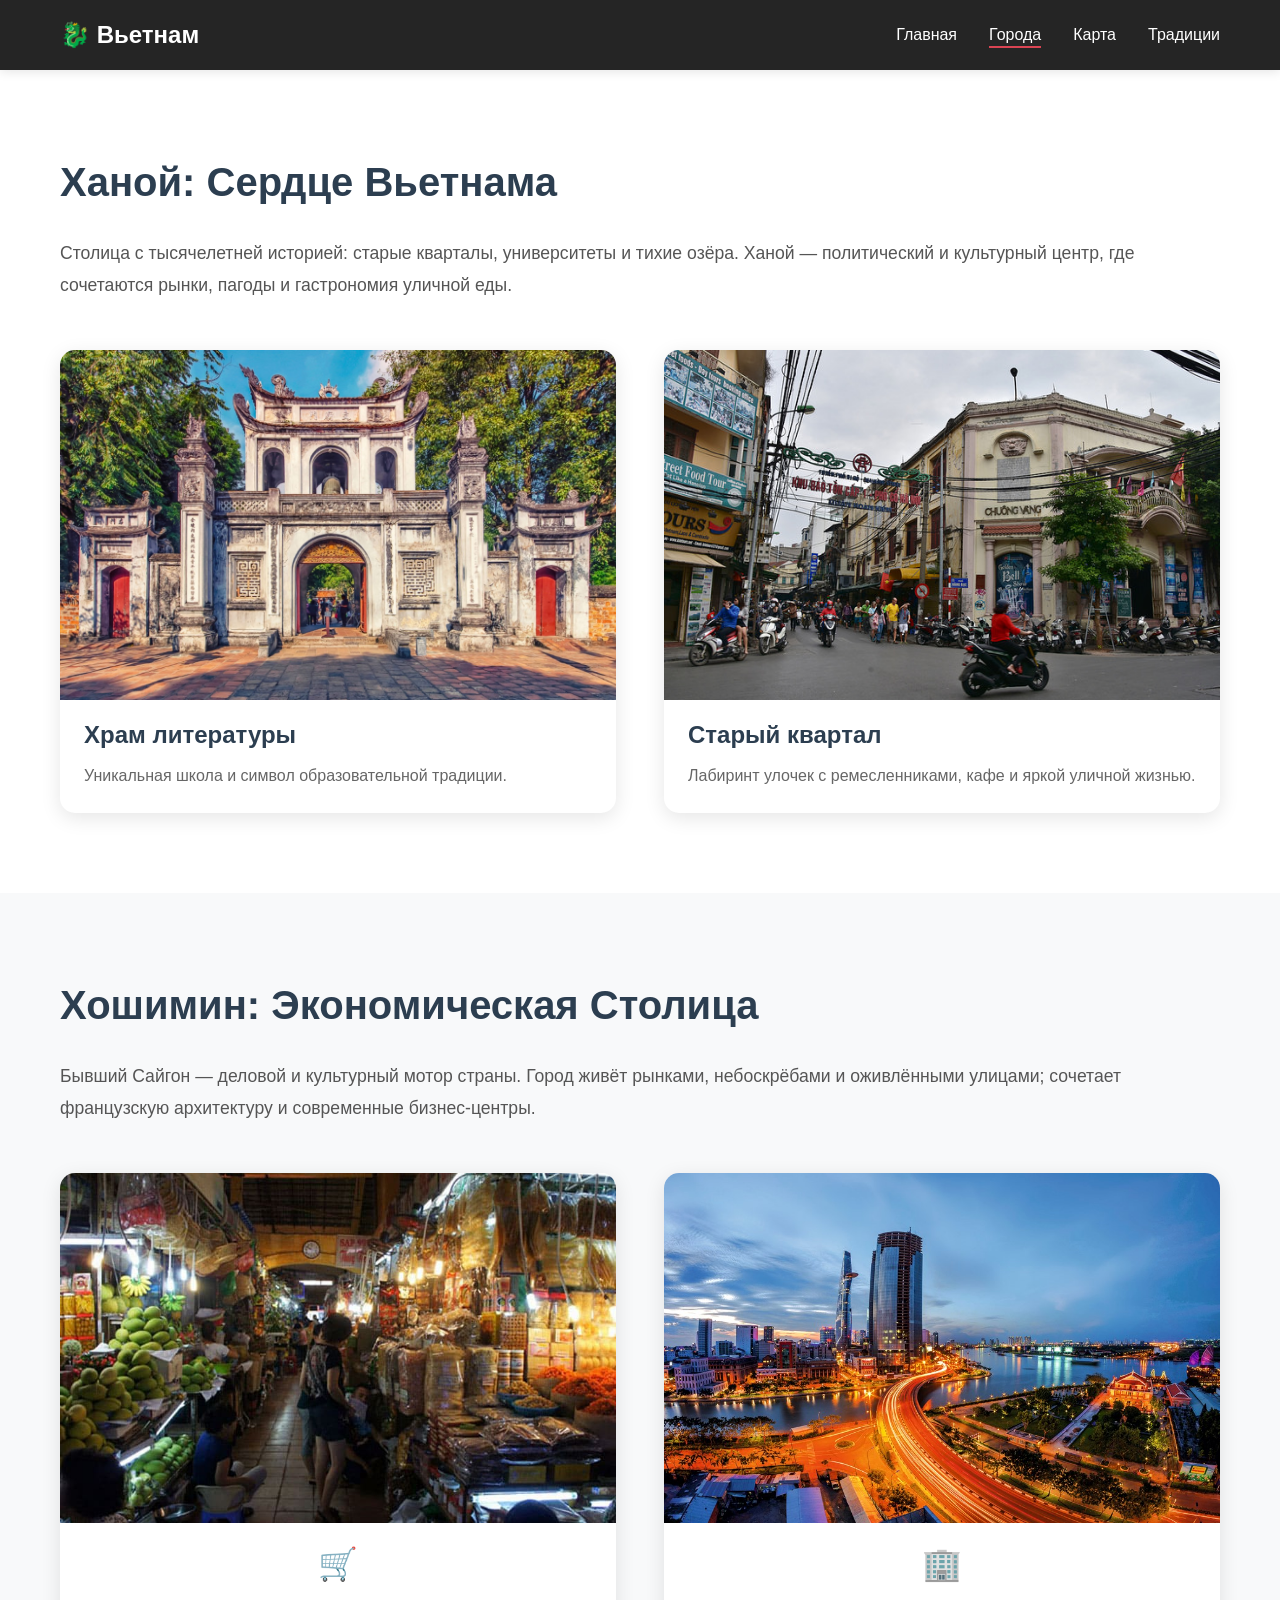
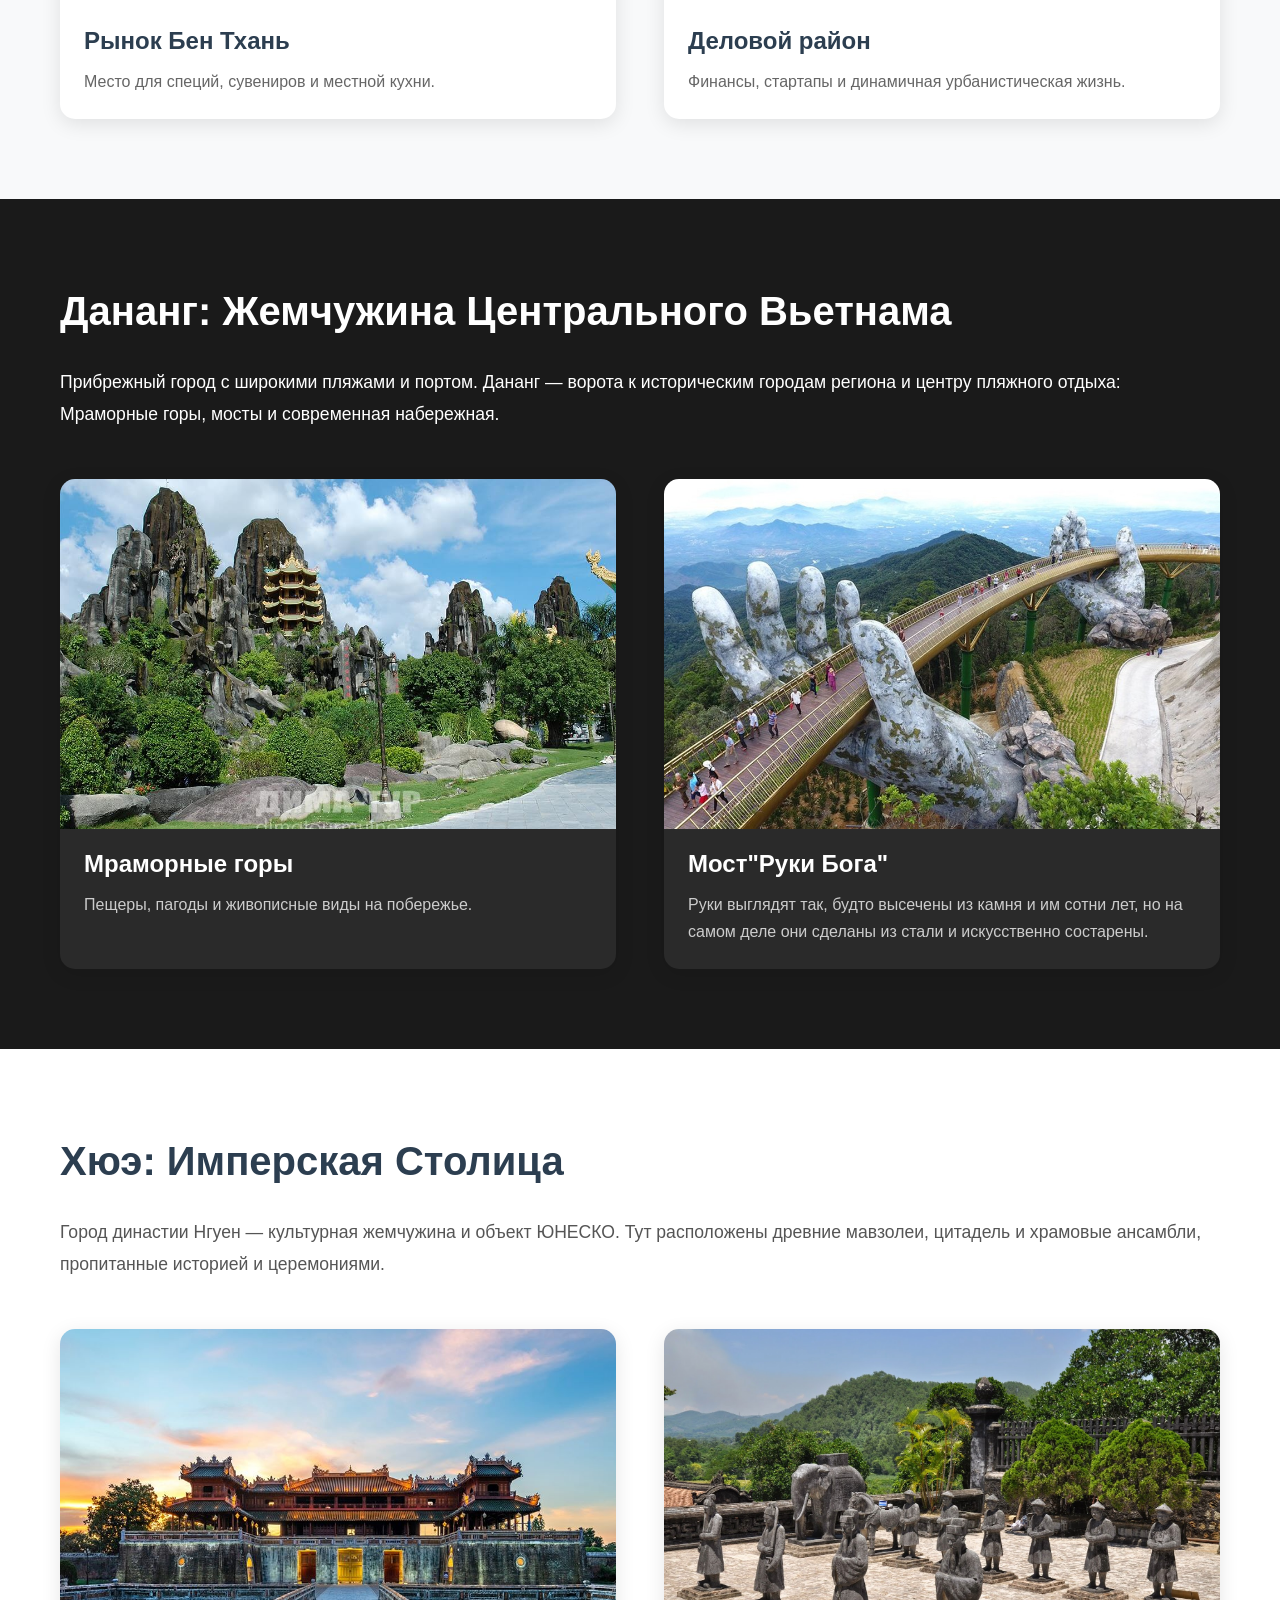
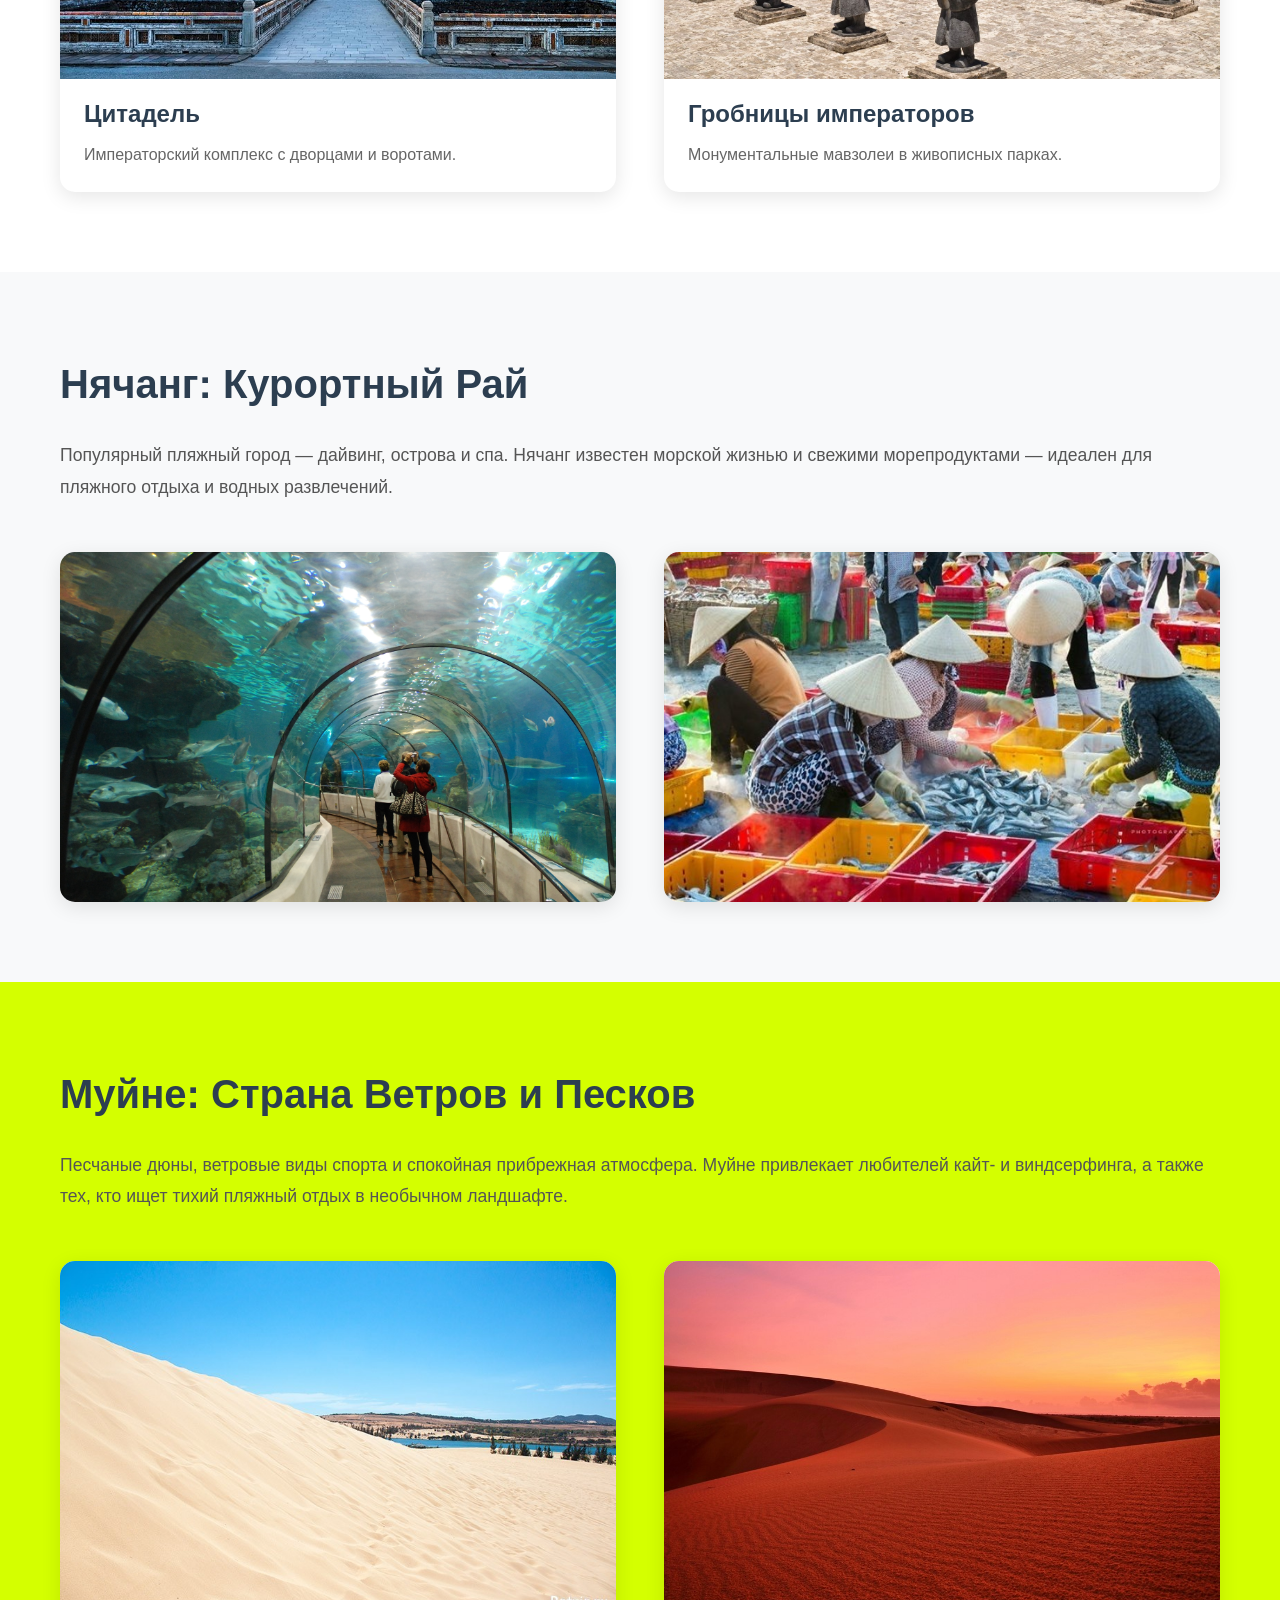
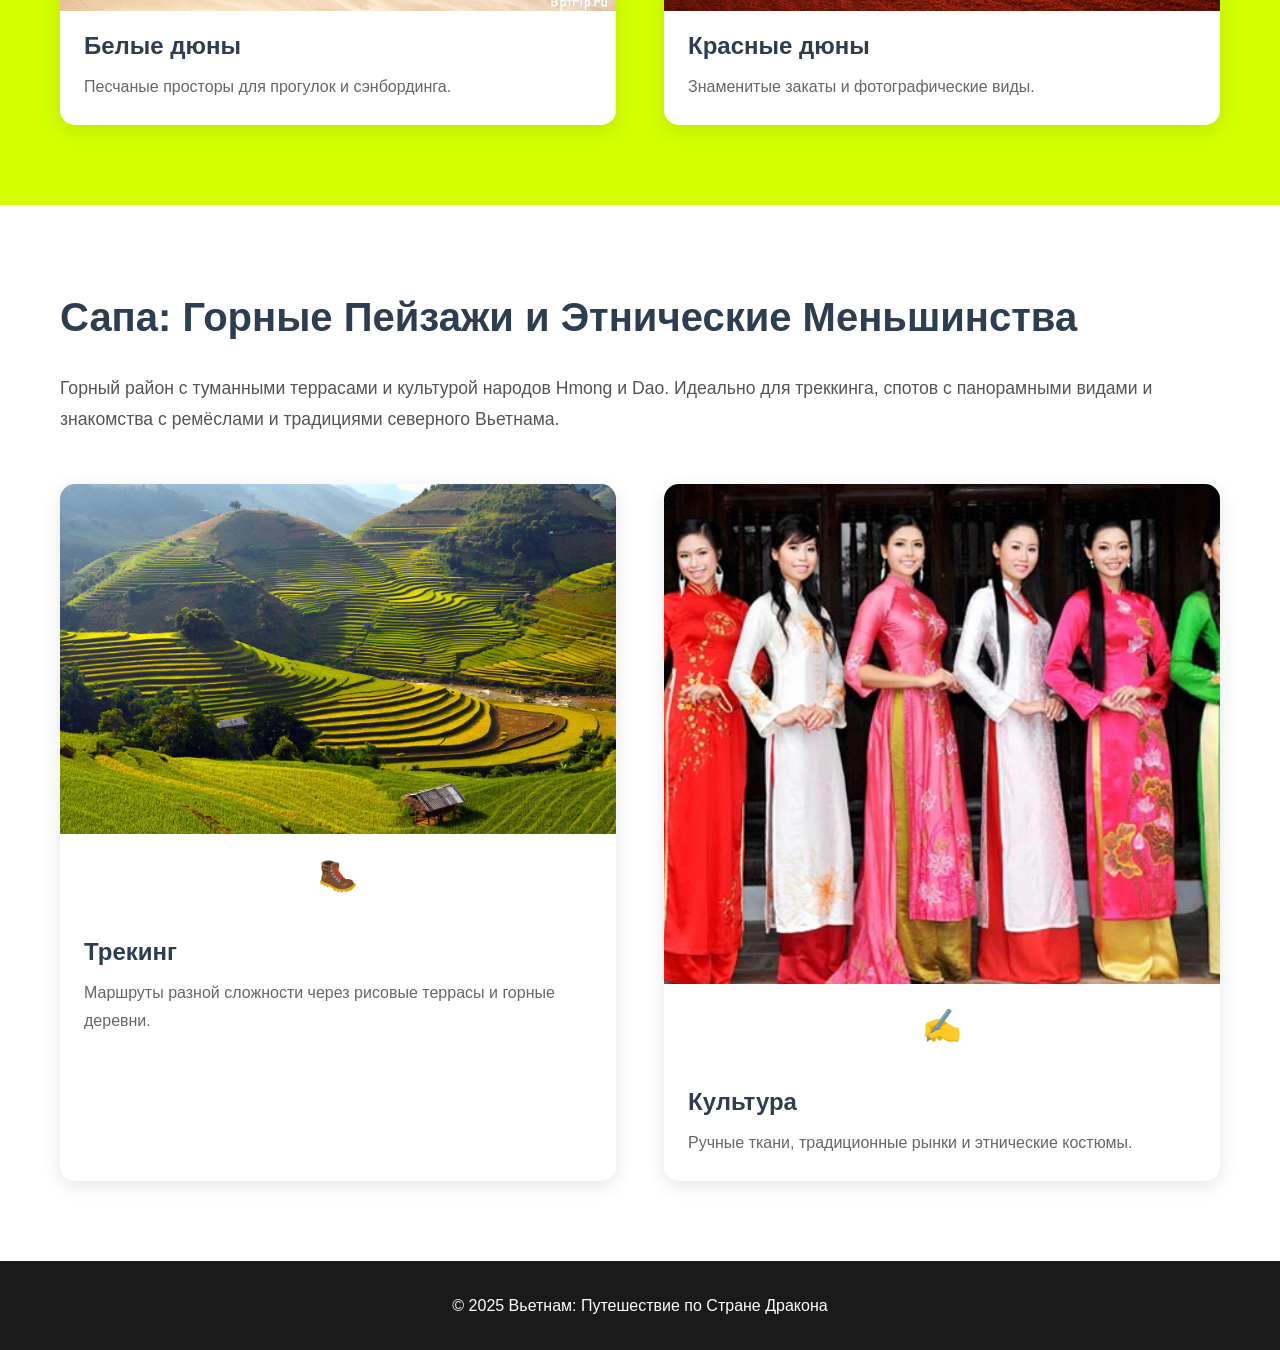
<file: cities.html>
<!DOCTYPE html>
<html lang="ru">
<head>
    <meta charset="UTF-8">
    <meta name="viewport" content="width=device-width, initial-scale=1.0">
    <title>Города Вьетнама</title>
    <link rel="stylesheet" href="css/style.css">
    <link rel="stylesheet" href="css/responsive.css">
</head>
<body>
    <nav class="navbar">
        <div class="container">
            <div class="logo">🐉 Вьетнам</div>
            <ul class="nav-menu">
                <li><a href="index.html">Главная</a></li>
                <li><a href="cities.html" class="active">Города</a></li>
                <li><a href="map.html">Карта</a></li>
                  <li><a href="trad.html">Традиции</a></li>
            </ul>
            <div class="burger">
                <span></span>
                <span></span>
                <span></span>
            </div>
        </div>
    </nav>

    <!-- Hanoi -->
    <section class="city-section" id="hanoi">
        <div class="container">
            <h1 class="city-title">Ханой: Сердце Вьетнама</h1>
            <p class="city-intro">Столица с тысячелетней историей: старые кварталы, университеты и тихие озёра. Ханой — политический и культурный центр, где сочетаются рынки, пагоды и гастрономия уличной еды.</p>
            
            <div class="attractions">
                <div class="attraction">
                    <img src="images/cities/hanoi-temple.jpg" alt="Храм Литературы">
                    <h3>Храм литературы</h3>
                    <p>Уникальная школа и символ образовательной традиции.</p>
                </div>
                <div class="attraction">
                    <img src="images/cities/hanoi-street.jpg" alt="Старый квартал">
                    <h3>Старый квартал</h3>
                    <p>Лабиринт улочек с ремесленниками, кафе и яркой уличной жизнью.</p>
                </div>
            </div>
        </div>
    </section>

    <!-- Ho Chi Minh -->
    <section class="city-section bg-light" id="hcmc">
        <div class="container">
            <h1 class="city-title">Хошимин: Экономическая Столица</h1>
            <p class="city-intro">Бывший Сайгон — деловой и культурный мотор страны. Город живёт рынками, небоскрёбами и оживлёнными улицами; сочетает французскую архитектуру и современные бизнес-центры.</p>
            
            <div class="attractions">
                <div class="attraction">
                    <img src="images/cities/hcmc-market.jpg" alt="Рынок Бен Тхань">
                    <div class="icon">🛒</div>
                    <h3>Рынок Бен Тхань</h3>
                    <p>Место для специй, сувениров и местной кухни.</p>
                </div>
                <div class="attraction">
                    <img src="images/cities/hcmc-business.jpg" alt="Деловой район">
                    <div class="icon">🏢</div>
                    <h3>Деловой район</h3>
                    <p>Финансы, стартапы и динамичная урбанистическая жизнь.</p>
                </div>
            </div>
        </div>
    </section>

    <!-- Da Nang -->
    <section class="city-section dark-theme" id="danang">
        <div class="container">
            <h1 class="city-title">Дананг: Жемчужина Центрального Вьетнама</h1>
            <p class="city-intro">Прибрежный город с широкими пляжами и портом. Дананг — ворота к историческим городам региона и центру пляжного отдыха: Мраморные горы, мосты и современная набережная.</p>
            
            <div class="attractions">
                <div class="attraction">
                    <img src="images/cities/danang-mountains.jpg" alt="Мраморные горы">
                    <h3>Мраморные горы</h3>
                    <p>Пещеры, пагоды и живописные виды на побережье.</p>
                </div>
                <div class="attraction">
                    <img src="images/cities/danang-bridge.jpg" alt="Драконий мост">
                    <h3>Мост"Руки Бога"</h3>
                    <p>Руки выглядят так, будто высечены из камня и им сотни лет, но на самом деле они сделаны из стали и искусственно состарены. </p>
                </div>
            </div>
        </div>
    </section>

    <!-- Hue -->
    <section class="city-section" id="hue">
        <div class="container">
            <h1 class="city-title">Хюэ: Имперская Столица</h1>
            <p class="city-intro">Город династии Нгуен — культурная жемчужина и объект ЮНЕСКО. Тут расположены древние мавзолеи, цитадель и храмовые ансамбли, пропитанные историей и церемониями.</p>
            
            <div class="attractions">
                <div class="attraction">
                    <img src="images/cities/hue-citadel.jpg" alt="Цитадель">
                    <h3>Цитадель</h3>
                    <p>Императорский комплекс с дворцами и воротами.</p>
                </div>
                <div class="attraction">
                    <img src="images/cities/hue-tombs.jpg" alt="Гробницы императоров">
                    <h3>Гробницы императоров</h3>
                    <p>Монументальные мавзолеи в живописных парках.</p>
                </div>
            </div>
        </div>
    </section>

    <!-- Nha Trang -->
    <section class="city-section bg-light" id="nhatrang">
        <div class="container">
            <h1 class="city-title">Нячанг: Курортный Рай</h1>
            <p class="city-intro">Популярный пляжный город — дайвинг, острова и спа. Нячанг известен морской жизнью и свежими морепродуктами — идеален для пляжного отдыха и водных развлечений.</p>
            
            <div class="attractions full-width">
                <div class="attraction">
                    <img src="images/cities/nha-trang-diving.jpg" alt="Дайвинг">
                </div>
                <div class="attraction">
                    <img src="images/cities/nha-trang-market.jpg" alt="Рынок морепродуктов">
                </div>
            </div>
        </div>
    </section>

    <!-- Mui Ne -->
    <section class="city-section lime-theme" id="muine">
        <div class="container">
            <h1 class="city-title">Муйне: Страна Ветров и Песков</h1>
            <p class="city-intro">Песчаные дюны, ветровые виды спорта и спокойная прибрежная атмосфера. Муйне привлекает любителей кайт- и виндсерфинга, а также тех, кто ищет тихий пляжный отдых в необычном ландшафте.</p>
            
            <div class="attractions">
                <div class="attraction">
                    <img src="images/cities/mui-ne-white.jpg" alt="Белые дюны">
                    <h3>Белые дюны</h3>
                    <p>Песчаные просторы для прогулок и сэнбординга.</p>
                </div>
                <div class="attraction">
                    <img src="images/cities/mui-ne-red.jpg" alt="Красные дюны">
                    <h3>Красные дюны</h3>
                    <p>Знаменитые закаты и фотографические виды.</p>
                </div>
            </div>
        </div>
    </section>

    <!-- Sapa -->
    <section class="city-section" id="sapa">
        <div class="container">
            <h1 class="city-title">Сапа: Горные Пейзажи и Этнические Меньшинства</h1>
            <p class="city-intro">Горный район с туманными террасами и культурой народов Hmong и Dao. Идеально для треккинга, спотов с панорамными видами и знакомства с ремёслами и традициями северного Вьетнама.</p>
            
            <div class="attractions">
                <div class="attraction">
                    <img src="images/cities/sapa-trekking.jpg" alt="Треккинг">
                    <div class="icon">🥾</div>
                    <h3>Трекинг</h3>
                    <p>Маршруты разной сложности через рисовые террасы и горные деревни.</p>
                </div>
                <div class="attraction attraction-tall">
                    <img src="images/cities/sapa-culture.jpg" alt="Культура">
                    <div class="icon">✍️</div>
                    <h3>Культура</h3>
                    <p>Ручные ткани, традиционные рынки и этнические костюмы.</p>
                </div>
            </div>
        </div>
    </section>

    <footer class="footer">
        <div class="container">
            <p>&copy; 2025 Вьетнам: Путешествие по Стране Дракона</p>
        </div>
    </footer>

    <script src="js/main.js"></script>
</body>
</html>
</file>
<file: css/style.css>
/* =====================
   GLOBAL STYLES
===================== */
:root {
    --primary-color: #DA4453;
    --secondary-color: #89216B;
    --accent-lime: #d4ff00;
    --dark-bg: #1a1a1a;
    --light-bg: #f8f9fa;
    --text-dark: #2c3e50;
    --text-light: #ffffff;
    --transition: all 0.3s ease;
}

* {
    margin: 0;
    padding: 0;
    box-sizing: border-box;
}

body {
    font-family: 'Segoe UI', Tahoma, Geneva, Verdana, sans-serif;
    line-height: 1.6;
    color: var(--text-dark);
    overflow-x: hidden;
}

.container {
    max-width: 1200px;
    margin: 0 auto;
    padding: 0 20px;
}

img {
    max-width: 100%;
    height: auto;
    display: block;
}

a {
    text-decoration: none;
    color: inherit;
}

/* =====================
   NAVIGATION
===================== */
.navbar {
    background: rgba(26, 26, 26, 0.95);
    backdrop-filter: blur(10px);
    padding: 1rem 0;
    position: sticky;
    top: 0;
    z-index: 1000;
    box-shadow: 0 2px 10px rgba(0,0,0,0.1);
}

.navbar .container {
    display: flex;
    justify-content: space-between;
    align-items: center;
}

.logo {
    font-size: 1.5rem;
    font-weight: bold;
    color: var(--text-light);
    cursor: pointer;
    transition: var(--transition);
}

.logo:hover {
    transform: scale(1.05);
}

.nav-menu {
    display: flex;
    list-style: none;
    gap: 2rem;
}

.nav-menu a {
    color: var(--text-light);
    transition: var(--transition);
    position: relative;
    font-weight: 500;
}

.nav-menu a::after {
    content: '';
    position: absolute;
    bottom: -5px;
    left: 0;
    width: 0;
    height: 2px;
    background: var(--primary-color);
    transition: var(--transition);
}

.nav-menu a:hover::after,
.nav-menu a.active::after {
    width: 100%;
}

.burger {
    display: none;
    flex-direction: column;
    cursor: pointer;
    gap: 4px;
}

.burger span {
    width: 25px;
    height: 3px;
    background: var(--text-light);
    transition: var(--transition);
    border-radius: 2px;
}

.burger.active span:nth-child(1) {
    transform: rotate(45deg) translate(5px, 5px);
}

.burger.active span:nth-child(2) {
    opacity: 0;
}

.burger.active span:nth-child(3) {
    transform: rotate(-45deg) translate(7px, -6px);
}

/* =====================
   HERO SECTION
===================== */
.hero {
    height: 100vh;
    background: url('../images/hero/vietnam-map.jpg') center/cover no-repeat;
    position: relative;
    display: flex;
    align-items: center;
    justify-content: center;
    text-align: center;
}

.hero-overlay {
    position: absolute;
    top: 0;
    left: 0;
    width: 100%;
    height: 100%;
    background: linear-gradient(135deg, rgba(218, 68, 83, 0.7), rgba(137, 33, 107, 0.7));
}

.hero-content {
    position: relative;
    z-index: 10;
    color: var(--text-light);
    max-width: 800px;
    padding: 2rem;
    animation: fadeInUp 1s ease;
}

.hero-title {
    font-size: 3.5rem;
    margin-bottom: 1rem;
    text-shadow: 2px 2px 8px rgba(0,0,0,0.4);
    font-weight: 700;
}

.hero-subtitle {
    font-size: 1.2rem;
    margin-bottom: 2rem;
    line-height: 1.8;
    text-shadow: 1px 1px 4px rgba(0,0,0,0.3);
}

@keyframes fadeInUp {
    from {
        opacity: 0;
        transform: translateY(30px);
    }
    to {
        opacity: 1;
        transform: translateY(0);
    }
}

/* =====================
   BUTTONS
===================== */
.btn {
    display: inline-block;
    padding: 12px 30px;
    border-radius: 50px;
    font-weight: 600;
    transition: var(--transition);
    cursor: pointer;
    border: none;
    font-size: 1rem;
}

.btn-primary {
    background: var(--primary-color);
    color: var(--text-light);
    box-shadow: 0 4px 15px rgba(218, 68, 83, 0.4);
}

.btn-primary:hover {
    background: #c23848;
    transform: translateY(-2px);
    box-shadow: 0 6px 20px rgba(218, 68, 83, 0.6);
}

.btn-secondary {
    background: transparent;
    color: var(--primary-color);
    border: 2px solid var(--primary-color);
    margin-top: 2rem;
}

.btn-secondary:hover {
    background: var(--primary-color);
    color: var(--text-light);
}

.btn-center {
    text-align: center;
    margin-top: 2rem;
}

/* =====================
   SECTIONS
===================== */
.section-title {
    font-size: 2.5rem;
    text-align: center;
    margin-bottom: 1rem;
    color: var(--text-dark);
    font-weight: 700;
}

.section-desc {
    text-align: center;
    max-width: 700px;
    margin: 0 auto 2rem;
    font-size: 1.1rem;
    color: #666;
    line-height: 1.8;
}

.overview {
    padding: 80px 20px;
    background: var(--light-bg);
}

.tags {
    display: flex;
    justify-content: center;
    gap: 1rem;
    flex-wrap: wrap;
    margin-top: 2rem;
}

.tag {
    background: white;
    padding: 10px 20px;
    border-radius: 25px;
    box-shadow: 0 2px 10px rgba(0,0,0,0.1);
    font-weight: 500;
    transition: var(--transition);
}

.tag:hover {
    transform: translateY(-3px);
    box-shadow: 0 4px 15px rgba(218, 68, 83, 0.2);
}

/* =====================
   CITIES GRID
===================== */
.cities-preview {
    padding: 80px 20px;
}

.cities-grid {
    display: grid;
    grid-template-columns: repeat(auto-fit, minmax(250px, 1fr));
    gap: 2rem;
    margin-bottom: 3rem;
}

.city-card {
    background: white;
    padding: 2rem;
    border-radius: 15px;
    box-shadow: 0 5px 20px rgba(0,0,0,0.1);
    text-align: center;
    transition: var(--transition);
    cursor: pointer;
}

.city-card:hover {
    transform: translateY(-10px);
    box-shadow: 0 10px 30px rgba(218, 68, 83, 0.3);
}

.city-icon {
    font-size: 3rem;
    margin-bottom: 1rem;
    transition: var(--transition);
}

.city-card:hover .city-icon {
    transform: scale(1.1);
}

.city-card h3 {
    font-size: 1.5rem;
    margin-bottom: 0.5rem;
    color: var(--text-dark);
    font-weight: 700;
}

.city-card p {
    color: #666;
}

/* =====================
   CITY SECTIONS
===================== */
.city-section {
    padding: 80px 20px;
    background: white;
}

.city-section.bg-light {
    background: var(--light-bg);
}

.city-section.dark-theme {
    background: var(--dark-bg);
    color: var(--text-light);
}

.city-section.dark-theme .city-title,
.city-section.dark-theme .city-intro {
    color: var(--text-light);
}

.city-section.lime-theme {
    background: var(--accent-lime);
}

.city-title {
    font-size: 2.5rem;
    margin-bottom: 1.5rem;
    font-weight: 700;
}

.city-intro {
    font-size: 1.1rem;
    margin-bottom: 3rem;
    line-height: 1.8;
    color: #555;
}

.attractions {
    display: grid;
    grid-template-columns: repeat(auto-fit, minmax(300px, 1fr));
    gap: 3rem;
}

.attractions.full-width {
    grid-template-columns: 1fr 1fr;
}

.attraction {
    background: white;
    border-radius: 15px;
    overflow: hidden;
    box-shadow: 0 5px 20px rgba(0,0,0,0.1);
    transition: var(--transition);
}

.dark-theme .attraction {
    background: #2a2a2a;
}

.attraction:hover {
    transform: scale(1.05);
    box-shadow: 0 10px 30px rgba(0,0,0,0.2);
}

.attraction img {
    width: 100%;
    height: 350px;
    object-fit: cover;
    transition: var(--transition);
}

.attraction:hover img {
    transform: scale(1.05);
}

.attraction h3 {
    padding: 1rem 1.5rem 0.5rem;
    font-size: 1.5rem;
    font-weight: 700;
}

.attraction p {
    padding: 0 1.5rem 1.5rem;
    color: #666;
    line-height: 1.7;
}

.dark-theme .attraction p {
    color: #ccc;
}

.icon {
    font-size: 2rem;
    text-align: center;
    padding: 1rem 0;
}

/* =====================
   SAPA SPECIAL - 2nd pic is 500px!
===================== */
#sapa .attraction-tall img {
    height: 500px !important;
}

/* =====================
   MAP SECTION
===================== */
.map-section {
    min-height: 100vh;
}

.map-header {
    background: linear-gradient(135deg, var(--primary-color), var(--secondary-color));
    color: var(--text-light);
    padding: 60px 20px;
    text-align: center;
}

.map-header h1 {
    font-size: 2.5rem;
    margin-bottom: 1rem;
    font-weight: 700;
}

.map-header p {
    max-width: 800px;
    margin: 0 auto;
    font-size: 1.1rem;
    line-height: 1.8;
}

#map {
    width: 100%;
    height: 600px;
}

.leaflet-container {
    background: #e8f4f8 !important;
}

.leaflet-tile-container {
    filter: none !important;
}

.custom-marker:hover div {
    transform: scale(1.2) !important;
    box-shadow: 0 6px 20px rgba(218, 68, 83, 0.7) !important;
}

/* City info card */
.city-info-card {
    position: fixed;
    top: 50%;
    left: 50%;
    transform: translate(-50%, -50%) scale(0);
    background: white;
    border-radius: 20px;
    padding: 0;
    max-width: 500px;
    width: 90%;
    box-shadow: 0 10px 50px rgba(0,0,0,0.3);
    z-index: 10000;
    transition: all 0.4s cubic-bezier(0.68, -0.55, 0.265, 1.55);
    overflow: hidden;
}

.city-info-card.active {
    transform: translate(-50%, -50%) scale(1);
}

.city-info-card.hidden {
    display: none;
}

.city-info-card::before {
    content: '';
    position: fixed;
    top: 0;
    left: 0;
    width: 100vw;
    height: 100vh;
    background: rgba(0, 0, 0, 0.5);
    z-index: -1;
    opacity: 0;
    transition: opacity 0.3s ease;
    pointer-events: none;
}

.city-info-card.active::before {
    opacity: 1;
    pointer-events: auto;
}

.close-btn {
    position: absolute;
    top: 15px;
    right: 15px;
    background: rgba(255, 255, 255, 0.95);
    border: none;
    width: 40px;
    height: 40px;
    border-radius: 50%;
    font-size: 1.8rem;
    cursor: pointer;
    color: #333;
    transition: all 0.3s ease;
    z-index: 10;
    display: flex;
    align-items: center;
    justify-content: center;
    box-shadow: 0 3px 10px rgba(0,0,0,0.2);
}

.close-btn:hover {
    background: var(--primary-color);
    color: white;
    transform: rotate(90deg);
}

.city-info-content {
    padding: 0;
}

.city-info-content img {
    width: 100%;
    height: 250px;
    object-fit: cover;
    border-radius: 0;
    margin-bottom: 0;
}

.city-info-content h2 {
    padding: 1.5rem 2rem 0.5rem;
    margin: 0;
    color: var(--text-dark);
    font-size: 1.8rem;
    font-weight: 700;
}

.city-info-content p {
    padding: 0 2rem 1.5rem;
    margin: 0;
    color: #666;
    line-height: 1.8;
}

.city-info-content .btn {
    margin: 0 2rem 2rem;
}

/* =====================
   FOOTER
===================== */
.footer {
    background: var(--dark-bg);
    color: var(--text-light);
    text-align: center;
    padding: 2rem 0;
}

/* =====================
   RESPONSIVE
===================== */
@media (max-width: 768px) {
    .hero-title {
        font-size: 2rem;
    }
    
    .hero-subtitle {
        font-size: 1rem;
    }
    
    .burger {
        display: flex;
    }
    
    .nav-menu {
        position: fixed;
        top: 65px;
        left: -100%;
        flex-direction: column;
        background: rgba(26, 26, 26, 0.98);
        width: 100%;
        padding: 2rem;
        transition: var(--transition);
    }
    
    .nav-menu.active {
        left: 0;
    }
    
    .section-title {
        font-size: 2rem;
    }
    
    .attractions.full-width {
        grid-template-columns: 1fr;
    }
    
    .attractions {
        grid-template-columns: 1fr;
    }
    /* sapa 2nd pic- smaller on mobiles */
    #sapa .attraction-tall img {
        height: 400px !important;
    }
}

@media (max-width: 480px) {
    .hero-title {
        font-size: 1.8rem;
    }
    
    .city-title {
        font-size: 2rem;
    }
    
    #sapa .attraction-tall img {
        height: 350px !important;
    }
}
</file>
<file: css/responsive.css>
/* =====================
   TABLET (768px - 1024px)
===================== */
@media (max-width: 1024px) {
    .cities-grid {
        grid-template-columns: repeat(2, 1fr);
    }
    
    .attractions {
        grid-template-columns: 1fr;
    }
    
    .sapa-layout {
        grid-template-columns: 1fr;
    }
    
    .final-content {
        grid-template-columns: 1fr;
    }
    
    .final-image {
        min-height: 400px;
    }
    
    .final-text {
        padding: 60px 40px;
    }
}

/* =====================
   MOBILE (max 768px)
===================== */
@media (max-width: 768px) {
    /* Navigation */
    .burger {
        display: flex;
    }
    
    .nav-menu {
        position: fixed;
        top: 65px;
        left: -100%;
        flex-direction: column;
        background: rgba(26, 26, 26, 0.98);
        width: 100%;
        padding: 2rem;
        transition: var(--transition);
        gap: 1rem;
    }
    
    .nav-menu.active {
        left: 0;
    }
    
    .nav-menu li {
        text-align: center;
        padding: 0.5rem 0;
    }
    
    /* Hero */
    .hero {
        height: 100vh;
    }
    
    .hero-title {
        font-size: 2.2rem;
    }
    
    .hero-subtitle {
        font-size: 1rem;
    }
    
    /* Sections */
    .section-title {
        font-size: 2rem;
    }
    
    .section-desc {
        font-size: 1rem;
    }
    
    .overview {
        padding: 60px 20px;
    }
    
    .cities-preview {
        padding: 60px 20px;
    }
    
    .cities-grid {
        grid-template-columns: 1fr;
        gap: 1.5rem;
    }
    
    /* City Sections */
    .city-section {
        padding: 60px 20px;
    }
    
    .city-title {
        font-size: 2rem;
    }
    
    .city-intro {
        font-size: 1rem;
    }
    
    .attractions {
        gap: 2rem;
    }
    
    .attraction-vertical img {
        height: 400px !important;
    }
    
    /* Final Section */
    .final-text {
        padding: 40px 30px;
    }
    
    .final-text h2 {
        font-size: 2rem;
    }
    
    .final-text p {
        font-size: 1rem;
    }
    
    /* Map */
    .map-header {
        padding: 50px 20px;
    }
    
    .map-header h1 {
        font-size: 2rem;
    }
    
    .map-header p {
        font-size: 1rem;
    }
    
    #map {
        height: 500px;
    }
    
    .city-info-card {
        width: 95%;
        max-height: 90vh;
    }
    
    .city-info-content h2 {
        font-size: 1.6rem;
        padding: 1.5rem 2rem 0.5rem;
    }
    
    .city-info-content p {
        font-size: 1rem;
        padding: 0 2rem 1.5rem;
    }
    
    .city-info-content .btn {
        margin: 0 2rem 2rem;
    }
}

/* =====================
   SMALL MOBILE (max 480px)
===================== */
@media (max-width: 480px) {
    .hero-title {
        font-size: 1.8rem;
    }
    
    .hero-subtitle {
        font-size: 0.95rem;
    }
    
    .btn {
        padding: 12px 25px;
        font-size: 0.95rem;
    }
    
    .section-title {
        font-size: 1.8rem;
    }
    
    .city-title {
        font-size: 1.8rem;
    }
    
    .tags {
        gap: 0.8rem;
    }
    
    .tag {
        padding: 10px 18px;
        font-size: 0.9rem;
    }
    
    .city-card {
        padding: 2rem 1.5rem;
    }
    
    .final-text {
        padding: 30px 20px;
    }
    
    .final-text h2 {
        font-size: 1.8rem;
    }
    
    #map {
        height: 400px;
    }
    
    .city-info-card {
        width: 98%;
    }
    
    .city-info-content img {
        height: 220px;
    }
    
    .close-btn {
        width: 40px;
        height: 40px;
        font-size: 1.5rem;
        top: 15px;
        right: 15px;
    }
}

/* =====================
   LANDSCAPE MOBILE
===================== */
@media (max-height: 500px) and (orientation: landscape) {
    .hero {
        height: auto;
        min-height: 100vh;
        padding: 100px 0;
    }
    
    .hero-title {
        font-size: 2rem;
    }
}
</file>
